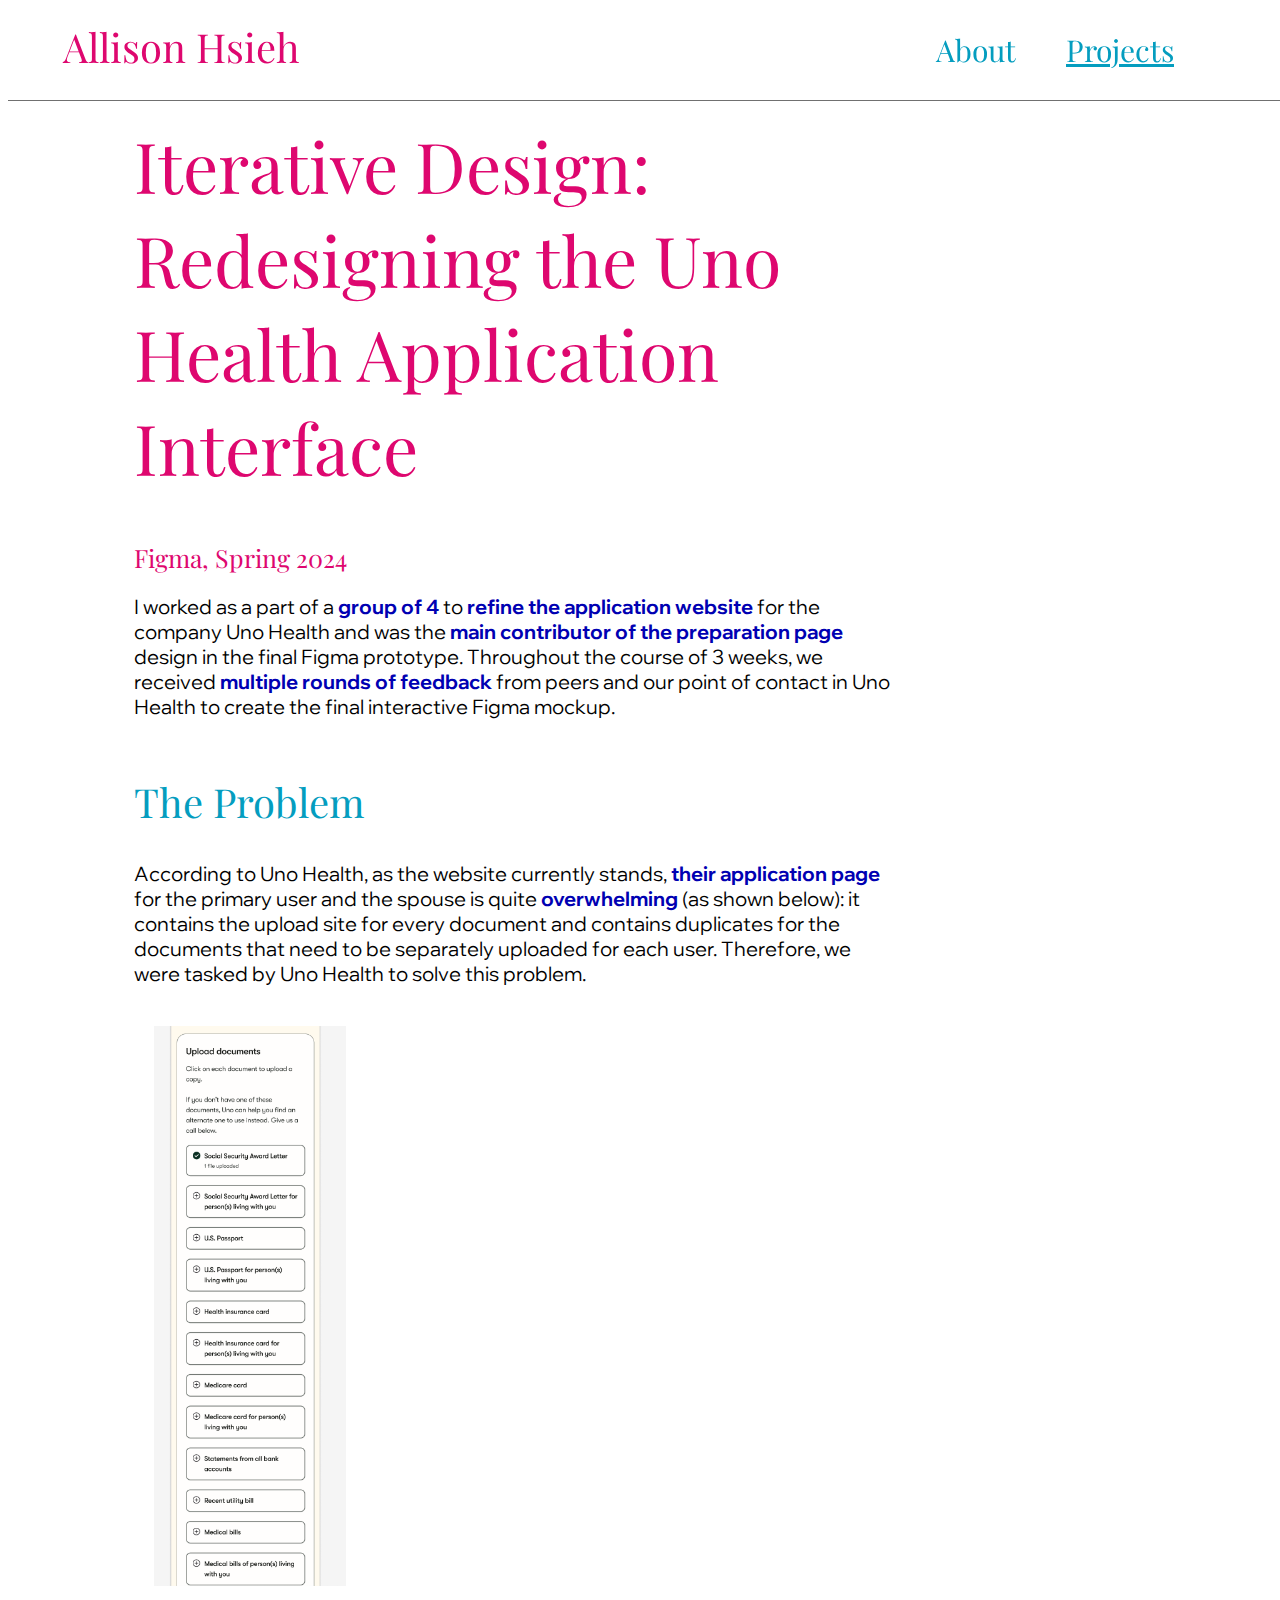
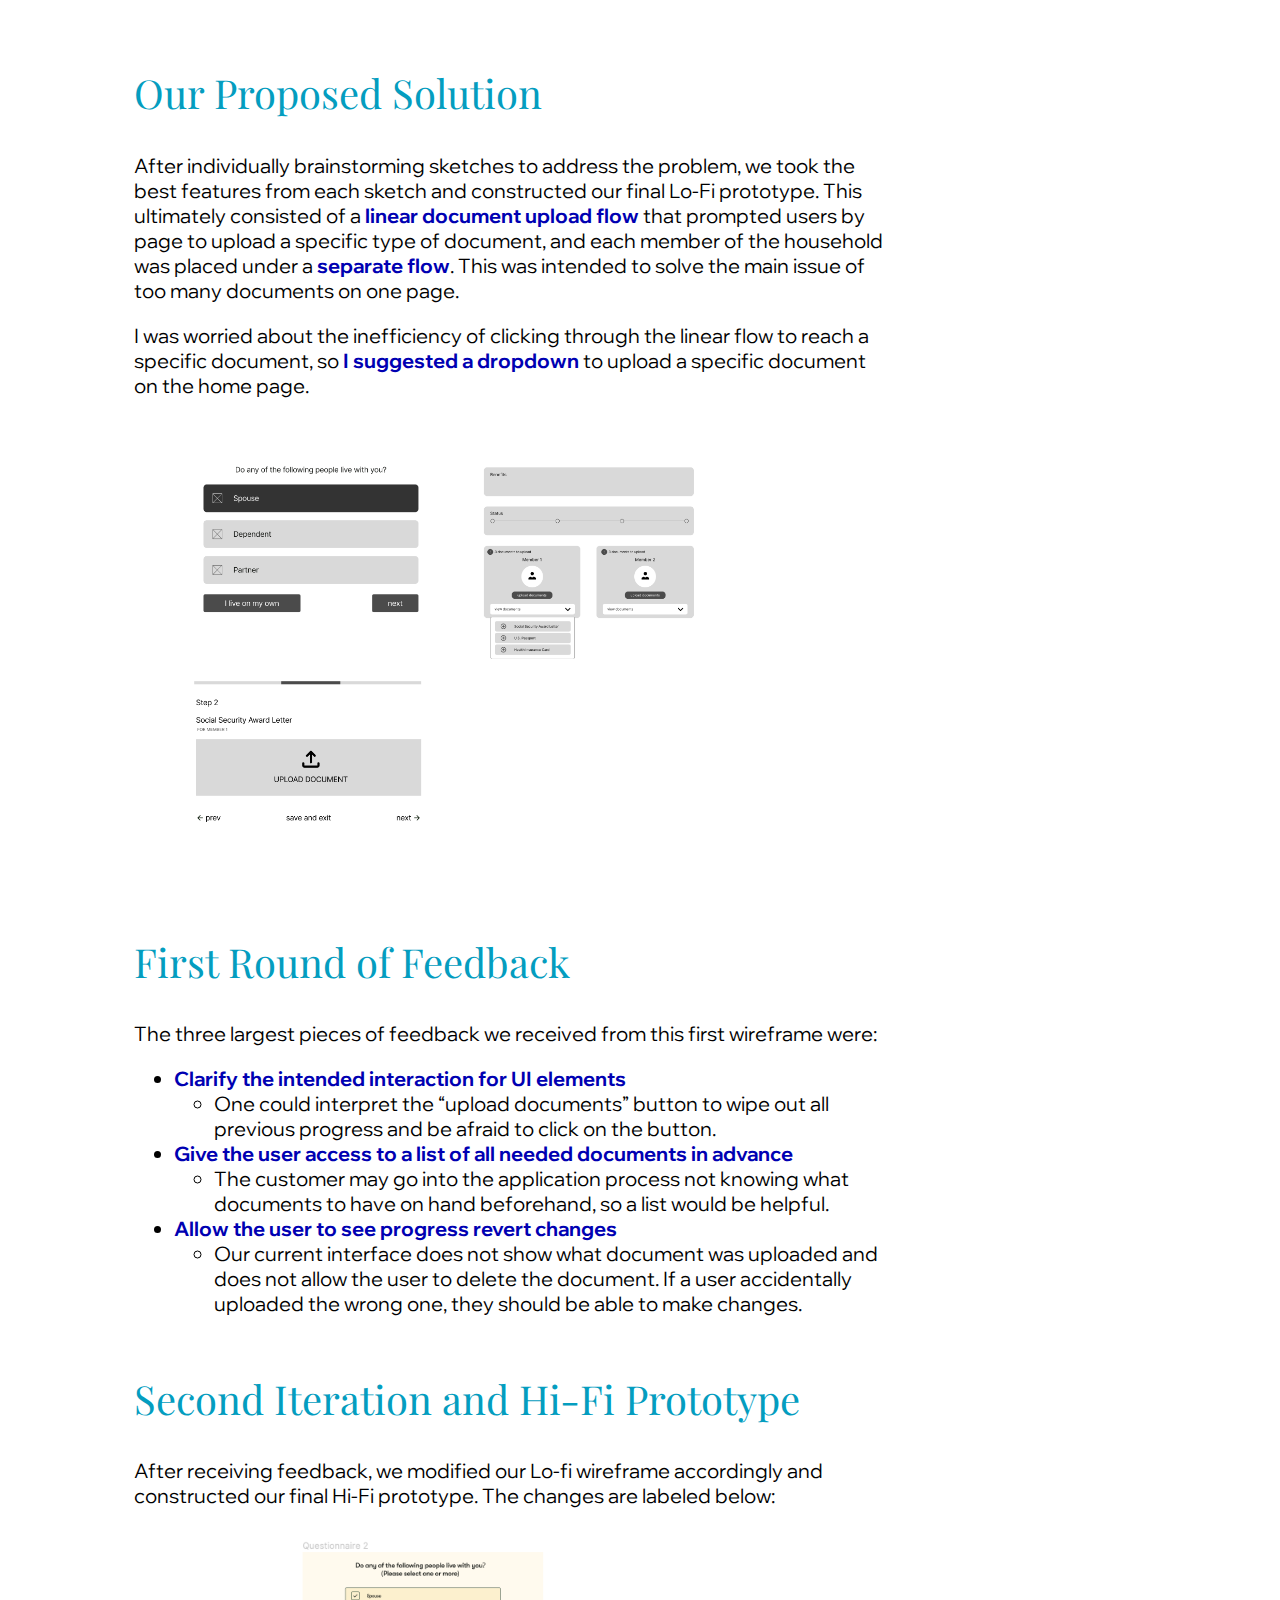
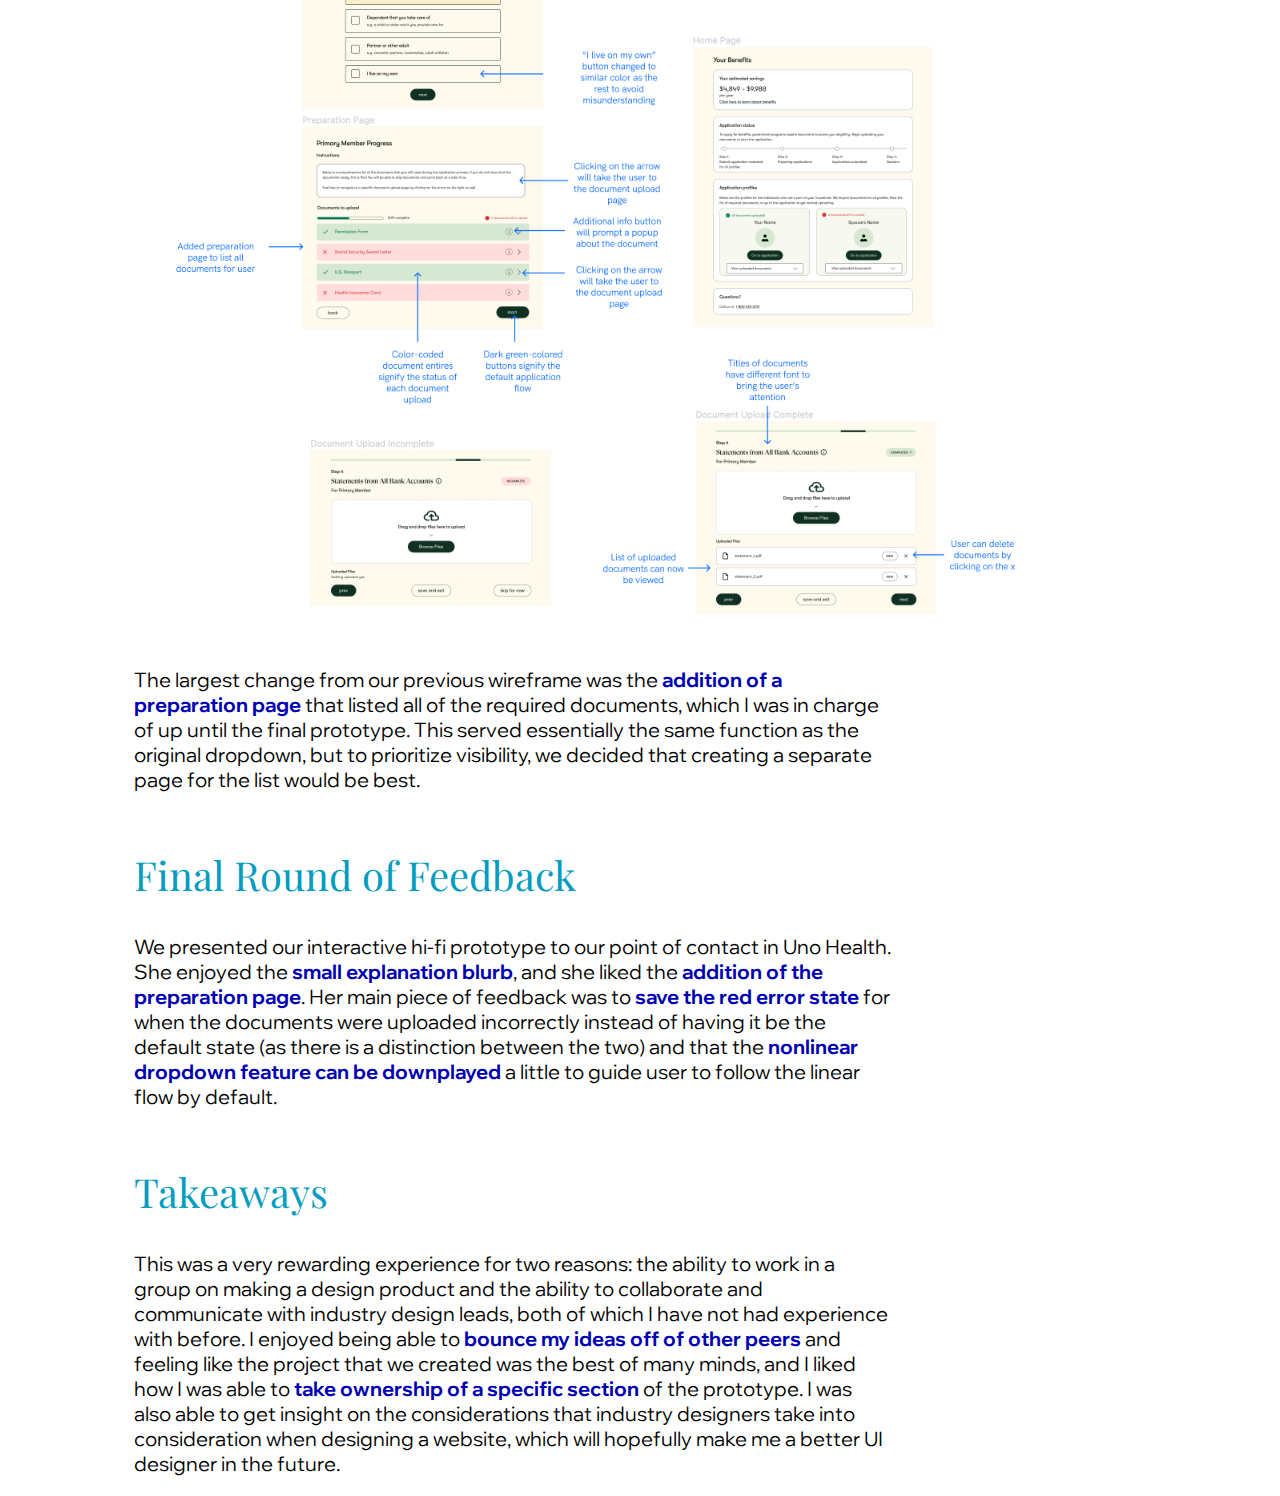
<file: pages/iterative.html>
<!DOCTYPE html>
<html lang="en">
<head>
    <meta charset="UTF-8">
    <meta http-equiv="X-UA-Compatible" content="IE=edge">
    <meta name="viewport" content="width=device-width, initial-scale=1.0">
    <link rel="stylesheet" href="../styles.css"/>
    <link rel="icon" type="image/png" href="../images/SmallIcon.png">
    <title>Allison Hsieh</title>
</head>
<body>
    <header>
        <h4>Allison Hsieh</h4>
        <ul class="navbar">
          <li>
            <a href="../index.html" class="other">About</a>
          </li>
          <li>
            <a href="../pages/projects.html">Projects</a>
          </li>
        </ul>
      </header>
  <div class="container">
    <h1>Iterative Design: Redesigning the Uno Health Application Interface</h1>
    <h4>Figma, Spring 2024</h4>
    <p>
        I worked as a part of a <b>group of 4</b> to <b>refine the application website</b> for the company Uno Health and was the <b>main contributor of the preparation page</b> design in the final Figma prototype. Throughout the course of 3 weeks, we received <b>multiple rounds of feedback</b> from peers and our point of contact in Uno Health to create the final interactive Figma mockup.
    </p>
    <div>
        <h2>The Problem</h2>
        <p>
            According to Uno Health, as the website currently stands, <b>their application page</b> for the primary user and the spouse is quite <b>overwhelming</b> (as shown below): it contains the upload site for every document and contains duplicates for the documents that need to be separately uploaded for each user. Therefore, we were tasked by Uno Health to solve this problem.
        </p>
    </div>
    <img src="../images/OriginalWebsite.png" class="small-mobile">
    <h2>Our Proposed Solution</h2>
    <p>
        After individually brainstorming sketches to address the problem, we took the best features from each sketch and constructed our final Lo-Fi prototype. This ultimately consisted of a <b>linear document upload flow</b> that prompted users by page to upload a specific type of document, and each member of the household was placed under a <b>separate flow</b>. This was intended to solve the main issue of too many documents on one page.
    </p>
    <p>
        I was worried about the inefficiency of clicking through the linear flow to reach a specific document, so <b>I suggested a dropdown</b> to upload a specific document on the home page.
    </p>
    <img src="../images/IterativeLoFi.png">
    <h2>First Round of Feedback</h2>
    <p>The three largest pieces of feedback we received from this first wireframe were:</p>
    <ul>
        <li><b>Clarify the intended interaction for UI elements</b>
            <ul>
                <li>
                    One could interpret the “upload documents” button to wipe out all previous progress and be afraid to click on the button.
                </li>
            </ul>
        </li>
        <li><b>Give the user access to a list of all needed documents in advance</b>
            <ul>
                <li>
                    The customer may go into the application process not knowing what documents to have on hand beforehand, so a list would be helpful.
                </li>
            </ul>
        </li>
        <li><b>Allow the user to see progress revert changes</b>
            <ul>
                <li>
                    Our current interface does not show what document was uploaded and does not allow the user to delete the document. If a user accidentally uploaded the wrong one, they should be able to make changes.
                </li>
            </ul>
        </li>
    </ul>
    <h2>
        Second Iteration and Hi-Fi Prototype
    </h2>
    <p>After receiving feedback, we modified our Lo-fi wireframe accordingly and constructed our final Hi-Fi prototype. The changes are labeled below:</p>
    <img src="../images/Iterative.png" class="iterative">
    <p>The largest change from our previous wireframe was the <b>addition of a preparation page</b> that listed all of the required documents, which I was in charge of up until the final prototype. This served essentially the same function as the original dropdown, but to prioritize visibility, we decided that creating a separate page for the list would be best.</p>
    <h2>Final Round of Feedback</h2>
    <p>
        We presented our interactive hi-fi prototype to our point of contact in Uno Health. She enjoyed the <b>small explanation blurb</b>, and she liked the <b>addition of the preparation page</b>. Her main piece of feedback was to <b>save the red error state</b> for when the documents were uploaded incorrectly instead of having it be the default state (as there is a distinction between the two) and that the <b>nonlinear dropdown feature can be downplayed</b> a little to guide user to follow the linear flow by default.
    </p>
    <h2>Takeaways</h2>
    <p>
        This was a very rewarding experience for two reasons: the ability to work in a group on making a design product and the ability to collaborate and communicate with industry design leads, both of which I have not had experience with before. I enjoyed being able to <b>bounce my ideas off of other peers</b> and feeling like the project that we created was the best of many minds, and I liked how I was able to <b>take ownership of a specific section</b> of the prototype. I was also able to get insight on the considerations that industry designers take into consideration when designing a website, which will hopefully make me a better UI designer in the future.
    </p>
  </div>
</body>
</html>
</file>
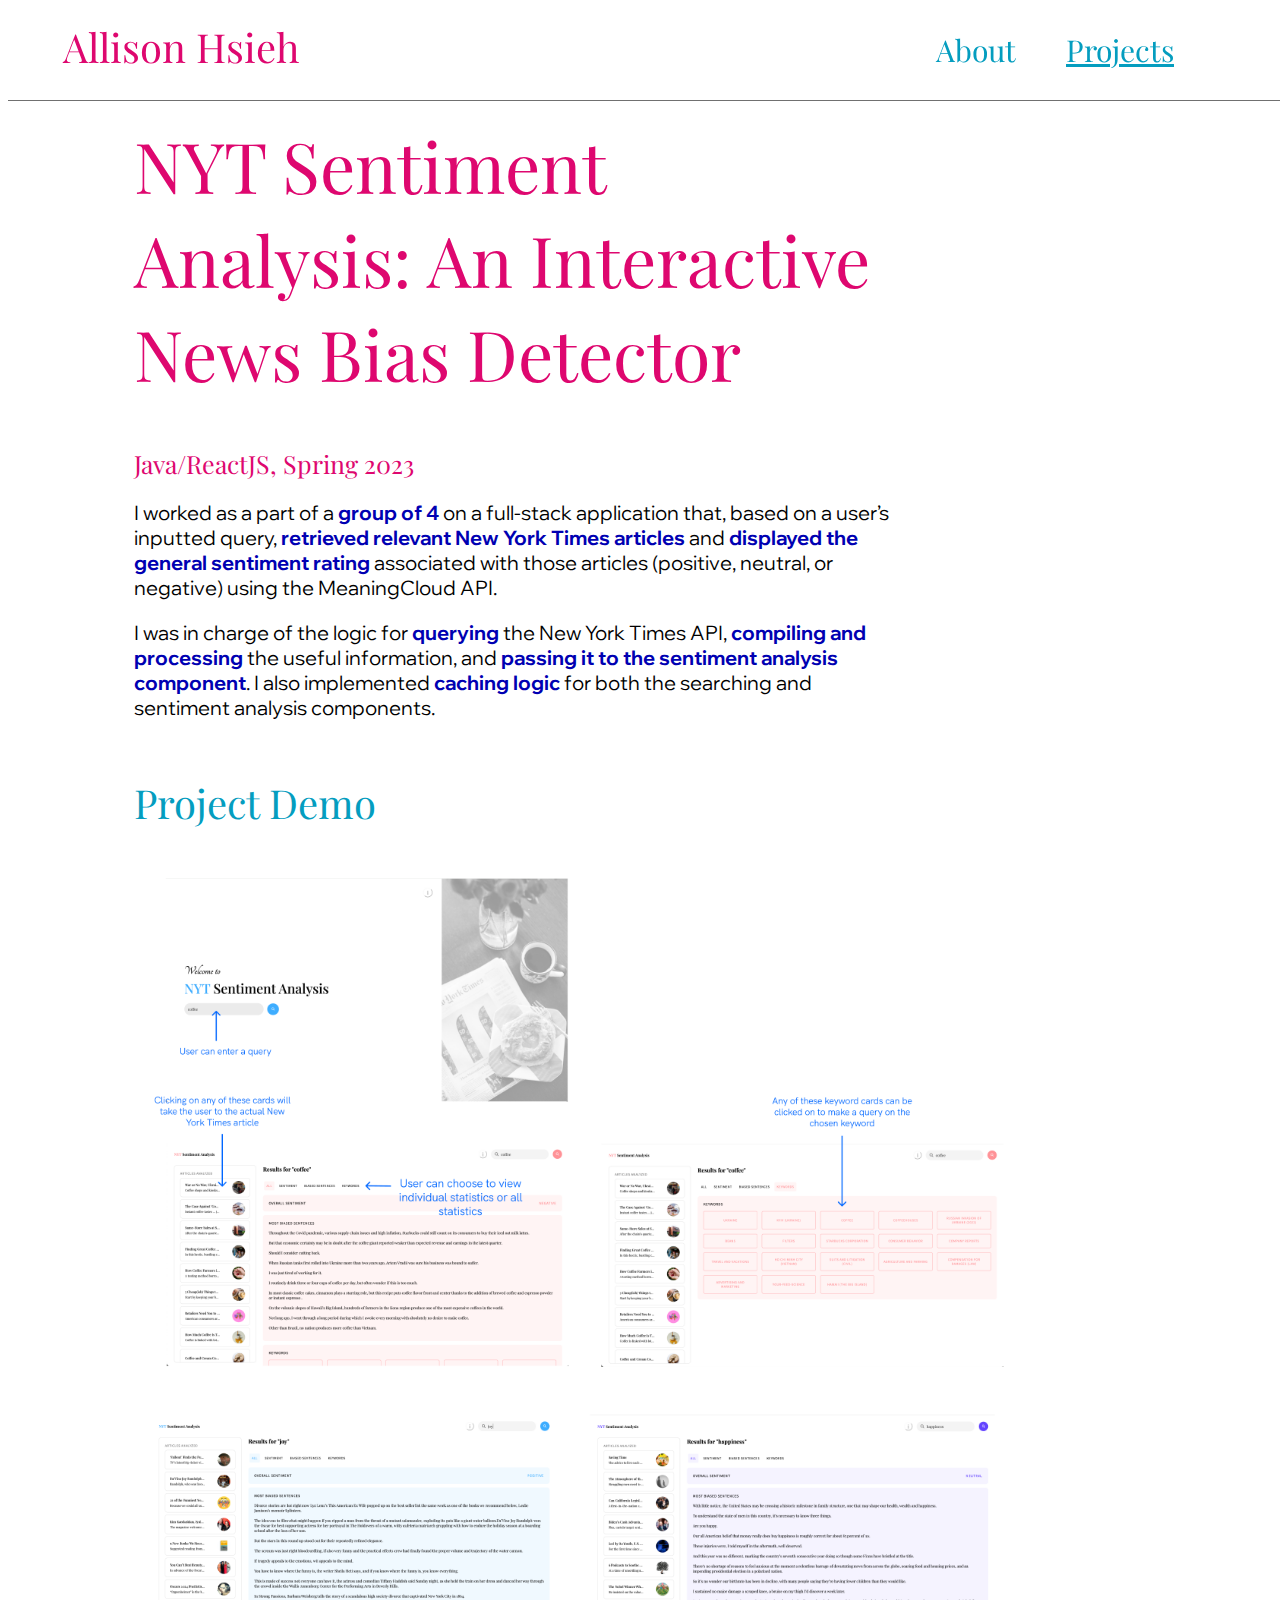
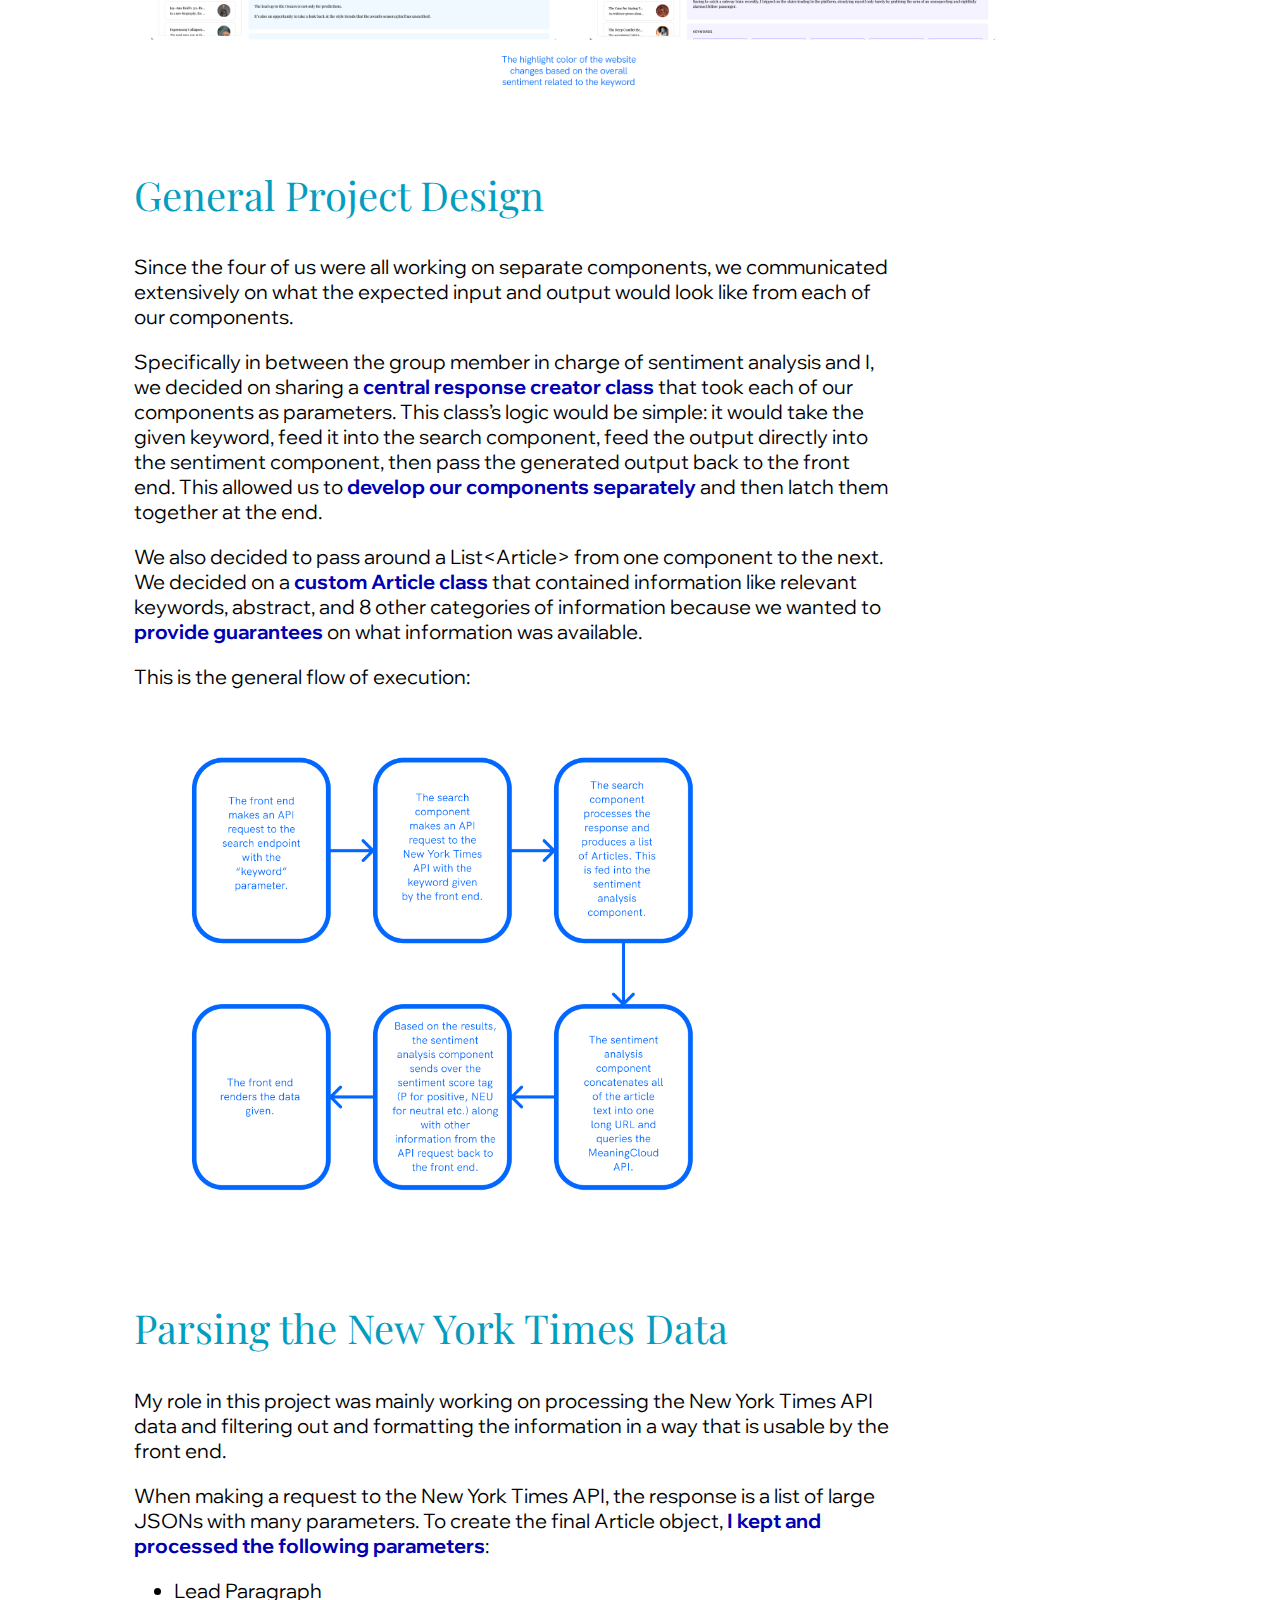
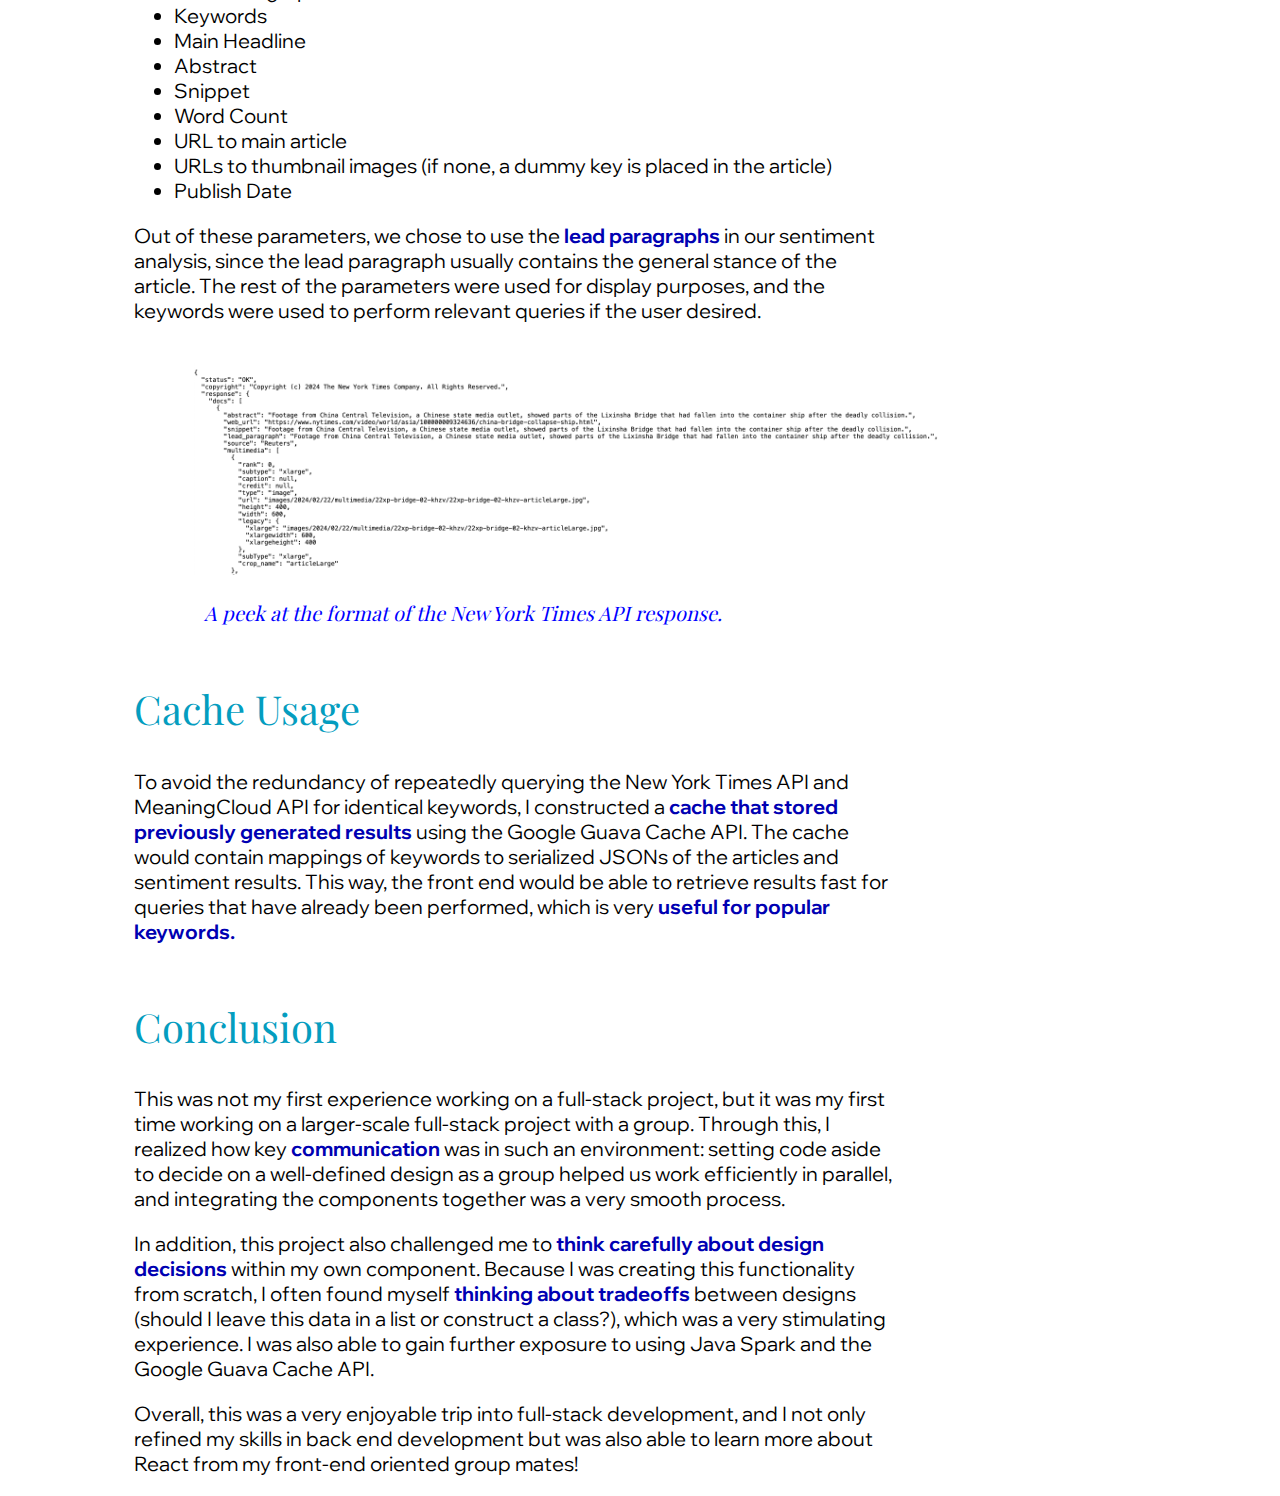
<file: pages/nyt.html>
<!DOCTYPE html>
<html lang="en">
<head>
    <meta charset="UTF-8">
    <meta http-equiv="X-UA-Compatible" content="IE=edge">
    <meta name="viewport" content="width=device-width, initial-scale=1.0">
    <link rel="stylesheet" href="../styles.css"/>
    <link rel="icon" type="image/png" href="../images/SmallIcon.png">
    <title>Allison Hsieh</title>
</head>
<body>
  <header>
    <h4>Allison Hsieh</h4>
    <ul class="navbar">
      <li>
        <a href="../index.html" class="other">About</a>
      </li>
      <li>
        <a href="../pages/projects.html">Projects</a>
      </li>
    </ul>
  </header>
  <div class="container">
    <h1>NYT Sentiment Analysis: An Interactive News Bias Detector</h1>
    <h4>Java/ReactJS, Spring 2023</h4>
    <p>I worked as a part of a <b>group of 4</b> on a full-stack application that, based on a user’s inputted query, <b>retrieved relevant New York Times articles</b> and <b>displayed the general sentiment rating</b> associated with those articles (positive, neutral, or negative) using the MeaningCloud API. </p>
    <p>
        I was in charge of the logic for <b>querying</b> the New York Times API, <b>compiling and processing</b> the useful information, and <b>passing it to the sentiment analysis component</b>. I also implemented <b>caching logic</b> for both the searching and sentiment analysis components.
    </p>
    <h2>Project Demo</h2>
    <img src="../images/NYT1.png" class="iterative">
    <img src="../images/NYT2.png" class="iterative">
    <h2>General Project Design</h2>
    <p>Since the four of us were all working on separate components, we communicated extensively on what the expected input and output would look like from each of our components. </p>
    <p>Specifically in between the group member in charge of sentiment analysis and I, we decided on sharing a <b>central response creator class</b> that took each of our components as parameters. This class’s logic would be simple: it would take the given keyword, feed it into the search component, feed the output directly into the sentiment component, then pass the generated output back to the front end. This allowed us to <b>develop our components separately</b> and then latch them together at the end.
    </p>
    <p>
        We also decided to pass around a List&lt;Article&gt; from one component to the next. We decided on a <b>custom Article class</b> that contained information like relevant keywords, abstract, and 8 other categories of information because we wanted to <b>provide guarantees</b> on what information was available.
    </p>
    <p>This is the general flow of execution:</p>
    <img src="../images/NYT3.png">
    <h2>Parsing the New York Times Data</h2>
    <p>My role in this project was mainly working on processing the New York Times API data and filtering out and formatting the information in a way that is usable by the front end.</p>
    <p>
        When making a request to the New York Times API, the response is a list of large JSONs with many parameters. To create the final Article object, <b>I kept and processed the following parameters</b>:
    </p>
    <ul>
        <li>Lead Paragraph</li>
        <li>Keywords</li>
        <li>Main Headline</li>
        <li>Abstract</li>
        <li>Snippet</li>
        <li>Word Count</li>
        <li>URL to main article</li>
        <li>URLs to thumbnail images (if none, a dummy key is placed in the article)</li>
        <li>Publish Date</li>
    </ul>
    <p>Out of these parameters, we chose to use the <b>lead paragraphs</b> in our sentiment analysis, since the lead paragraph usually contains the general stance of the article. The rest of the parameters were used for display purposes, and the keywords were used to perform relevant queries if the user desired.</p>
    <figure>
      <img src="../images/NYTAPI.png" class="nyt">
      <figcaption>A peek at the format of the New York Times API response.</figcaption>
    </figure>
    <h2>Cache Usage</h2>
    <p>To avoid the redundancy of repeatedly querying the New York Times API and MeaningCloud API for identical keywords, I constructed a <b>cache that stored previously generated results</b> using the Google Guava Cache API. The cache would contain mappings of keywords to serialized JSONs of the articles and sentiment results. This way, the front end would be able to retrieve results fast for queries that have already been performed, which is very <b>useful for popular keywords.</b></p>
    <h2>Conclusion</h2>
    <p>This was not my first experience working on a full-stack project, but it was my first time working on a larger-scale full-stack project with a group. Through this, I realized how key <b>communication</b> was in such an environment: setting code aside to decide on a well-defined design as a group helped us work efficiently in parallel, and integrating the components together was a very smooth process.
    </p>
    <p>
        In addition, this project also challenged me to <b>think carefully about design decisions</b> within my own component. Because I was creating this functionality from scratch, I often found myself <b>thinking about tradeoffs</b> between designs (should I leave this data in a list or construct a class?), which was a very stimulating experience. I was also able to gain further exposure to using Java Spark and the Google Guava Cache API.
    </p>
    <p>
        Overall, this was a very enjoyable trip into full-stack development, and I not only refined my skills in back end development but was also able to learn more about React from my front-end oriented group mates!
    </p>
  </div>
</body>
</html>
</file>
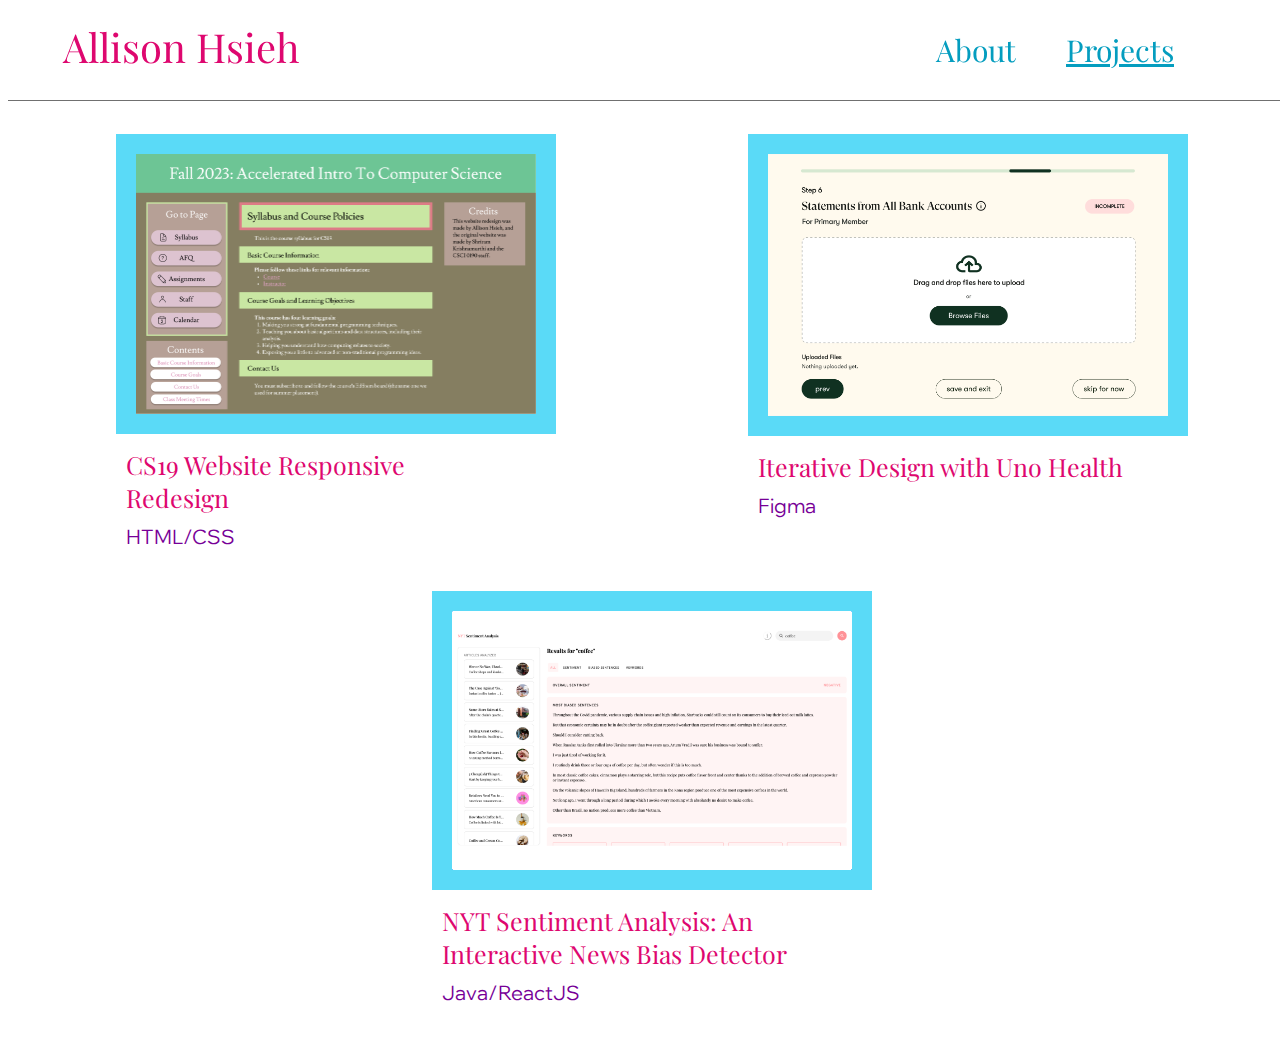
<file: pages/projects.html>
<!DOCTYPE html>
<html lang="en">
<head>
    <meta charset="UTF-8">
    <meta http-equiv="X-UA-Compatible" content="IE=edge">
    <meta name="viewport" content="width=device-width, initial-scale=1.0">
    <link rel="stylesheet" href="../styles.css"/>
    <link rel="icon" type="image/png" href="../images/SmallIcon.png">
    <title>Allison Hsieh</title>
</head>
<body>
  <header>
    <h4>Allison Hsieh</h4>
    <ul class="navbar">
      <li>
        <a href="../index.html" class="other">About</a>
      </li>
      <li>
        <a href="../pages/projects.html">Projects</a>
      </li>
    </ul>
  </header>
  <div class="project-display">
    <!-- <div class="project-card"> -->
      <a href="responsive.html" class="project-card">
        <img src="../images/DesktopHi.png">
        <p class="project-title">
          CS19 Website Responsive Redesign
        </p>
        <p class="tools">
          HTML/CSS
        </p>
      </a>
    <!-- </div> -->
    <a href="iterative.html" class="project-card">
      <img src="../images/IterativeCover.png">
      <p class="project-title">
        Iterative Design with Uno Health
      </p>
      <p class="tools">
        Figma
      </p>
    </a>
    <a href="nyt.html" class="project-card">
      <img src="../images/NYT.png">
      <p class="project-title">
        NYT Sentiment Analysis: An Interactive News Bias Detector
      </p>
      <p class="tools">
        Java/ReactJS
      </p>
    </a>
  </div>
</body>
</html>
</file>
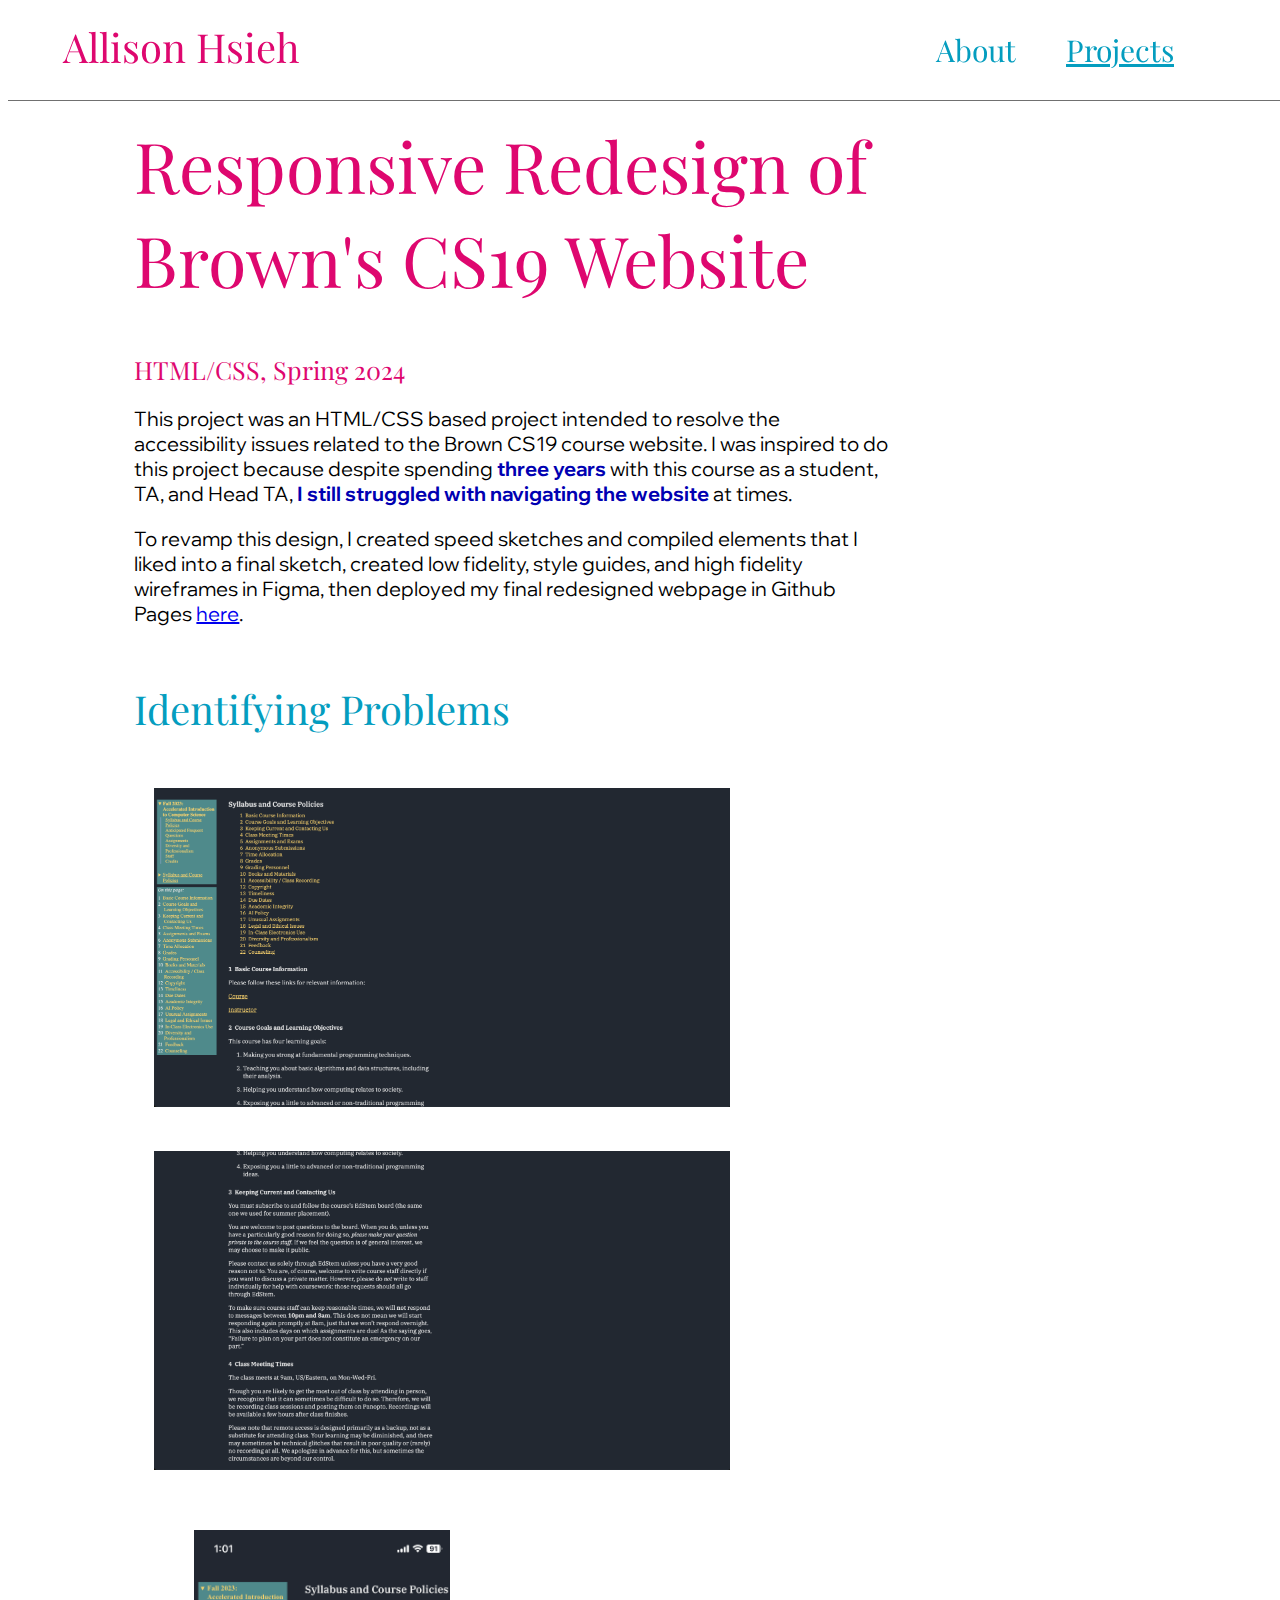
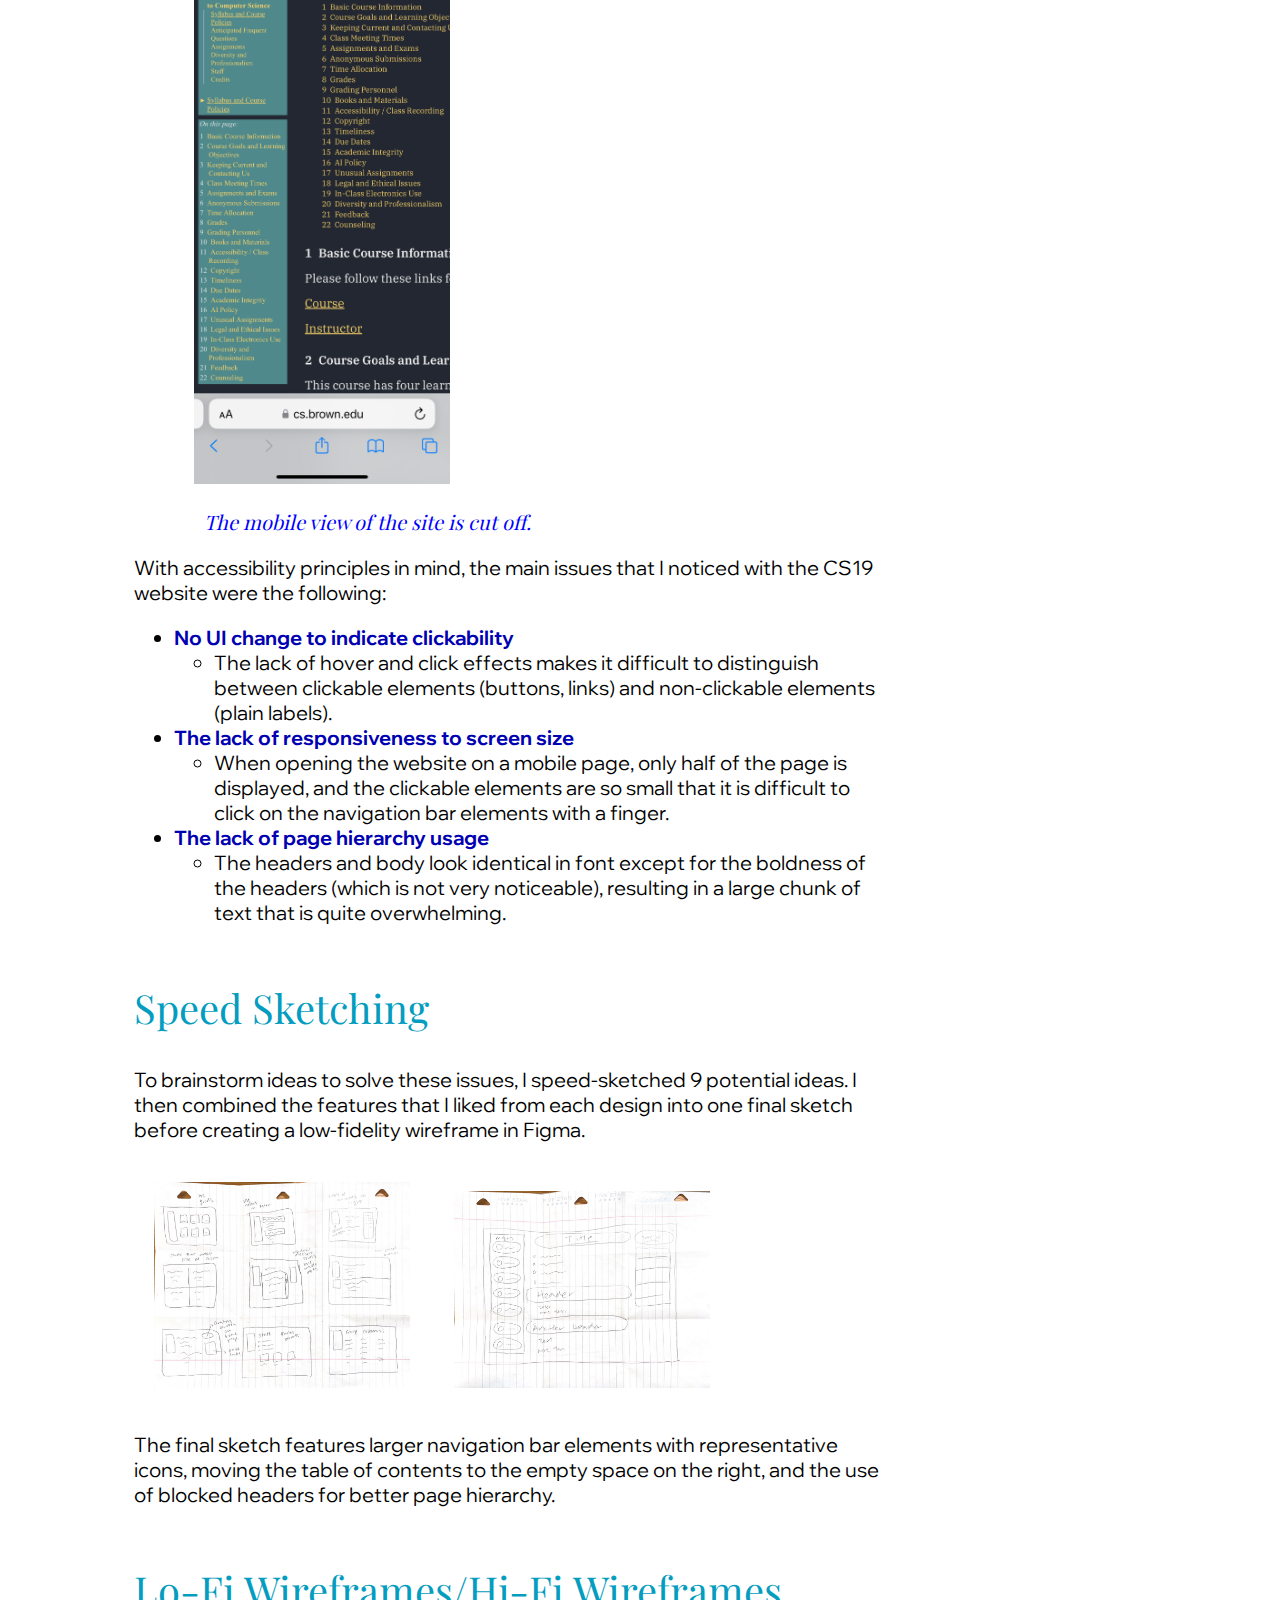
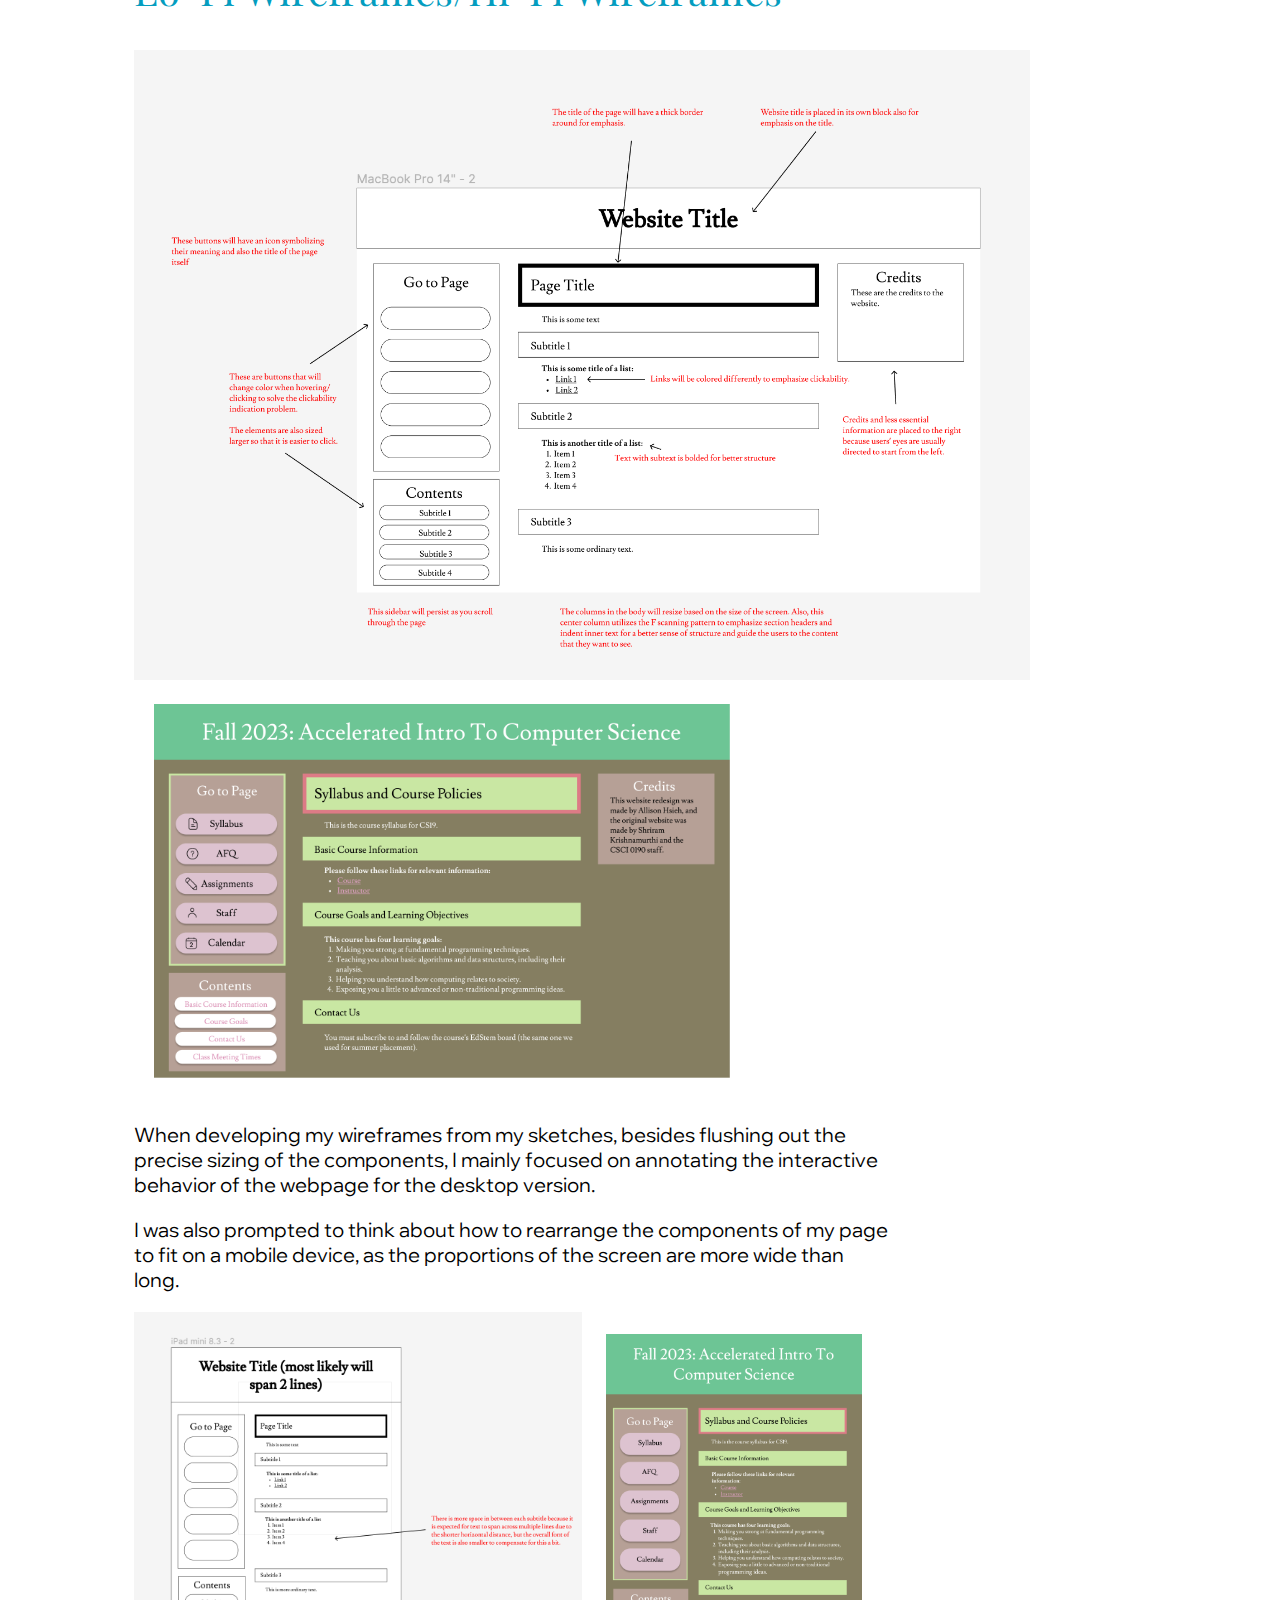
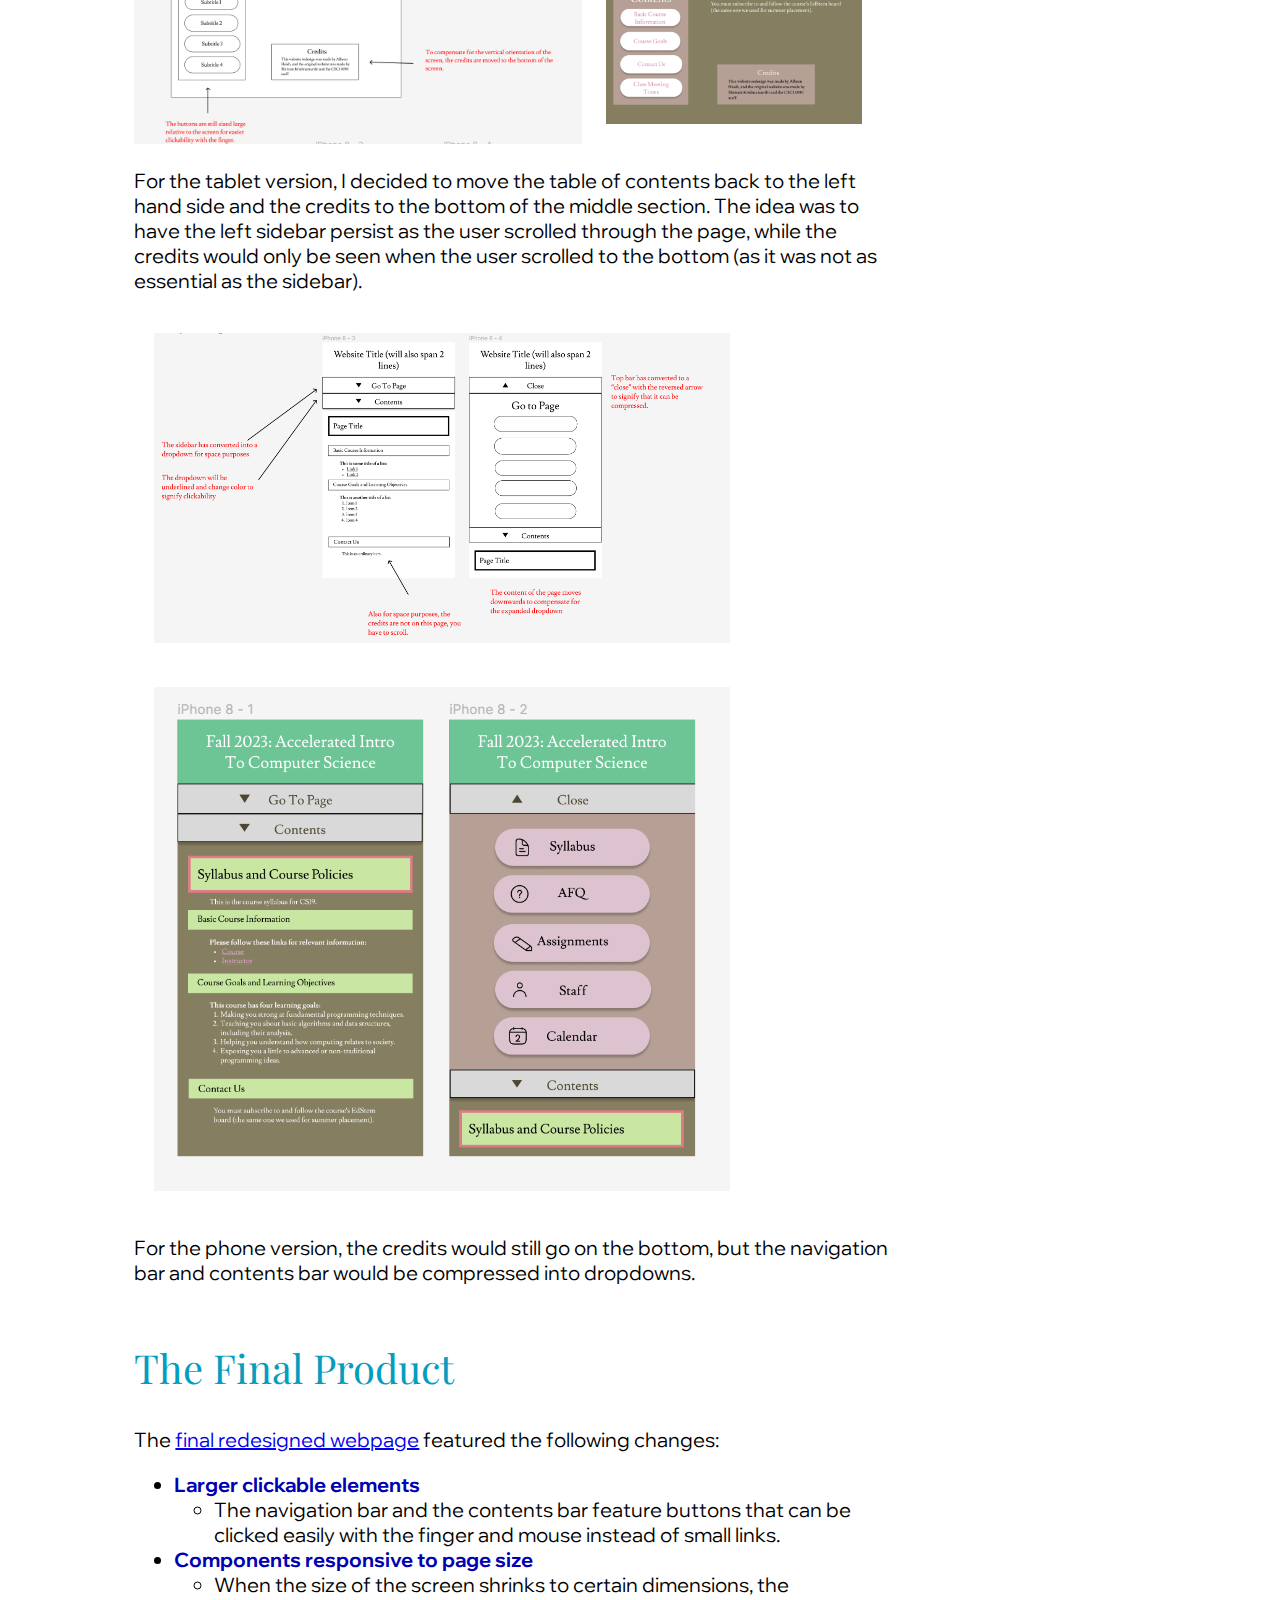
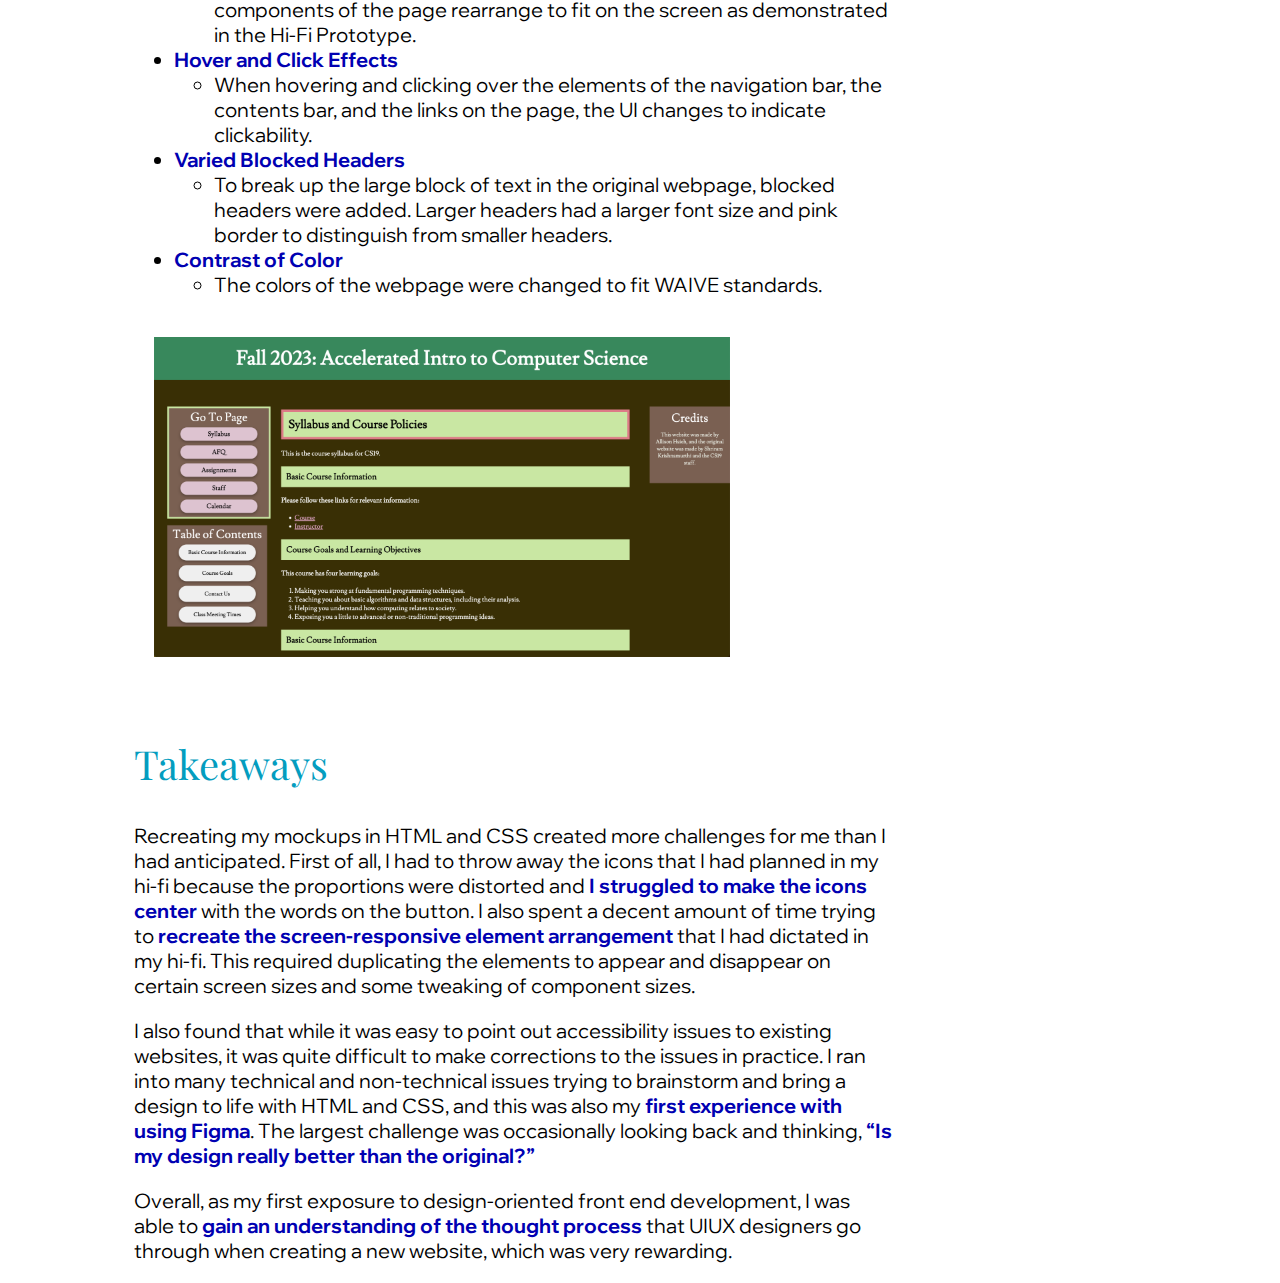
<file: pages/responsive.html>
<!DOCTYPE html>
<html lang="en">
<head>
    <meta charset="UTF-8">
    <meta http-equiv="X-UA-Compatible" content="IE=edge">
    <meta name="viewport" content="width=device-width, initial-scale=1.0">
    <link rel="stylesheet" href="../styles.css"/>
    <link rel="icon" type="image/png" href="../images/SmallIcon.png">
    <title>Allison Hsieh</title>
</head>
<body>
    <header>
        <h4>Allison Hsieh</h4>
        <ul class="navbar">
          <li>
            <a href="../index.html" class="other">About</a>
          </li>
          <li>
            <a href="../pages/projects.html">Projects</a>
          </li>
        </ul>
      </header>
  <div class="container">
    <div class="title">
        <h1>Responsive Redesign of Brown's CS19 Website</h1>
        <h4>HTML/CSS, Spring 2024</h4>
    </div>
    <div class="body">
        <p>
            This project was an HTML/CSS based project intended to resolve the accessibility issues related to the Brown CS19 course website. I was inspired to do this project because despite spending <b>three years</b> with this course as a student, TA, and Head TA, <b>I still struggled with navigating the website</b> at times. 
        </p>
        <p>To revamp this design, I created speed sketches and compiled elements that I liked into a final sketch, created low fidelity, style guides, and high fidelity wireframes in Figma, then deployed my final redesigned webpage in Github Pages <a href="https://ahsieh10.github.io/responsive-redesign/">here</a>.</p>
        <h2>Identifying Problems</h2>
        <img src="../images/CS191.png">
        <img src="../images/CS192.png">
        <figure>
            <img src="../images/CS19Mobile.PNG" class="mobile">
            <figcaption>The mobile view of the site is cut off.</figcaption>
        </figure>
        <p>With accessibility principles in mind, the main issues that I noticed with the CS19 website were the following:</p>
        <ul>
            <li><b>No UI change to indicate clickability</b>
                <ul>
                    <li>
                        The lack of hover and click effects makes it difficult to distinguish between clickable elements (buttons, links) and non-clickable elements (plain labels).
                    </li>
                </ul>
            </li>
            <li><b>The lack of responsiveness to screen size</b>
                <ul>
                    <li>
                        When opening the website on a mobile page, only half of the page is displayed, and the clickable elements are so small that it is difficult to click on the navigation bar elements with a finger.
                    </li>
                </ul>
            </li>
            <li><b>The lack of page hierarchy usage</b>
                <ul>
                    <li>
                        The headers and body look identical in font except for the boldness of the headers (which is not very noticeable), resulting in a large chunk of text that is quite overwhelming.
                    </li>
                </ul>
            </li>
        </ul>
        <h2>Speed Sketching</h2>
        <p>
            To brainstorm ideas to solve these issues, I speed-sketched 9 potential ideas. I then combined the features that I liked from each design into one final sketch before creating a low-fidelity wireframe in Figma.
        </p>
        <img src="../images/SpeedSketch.png" class="mobile">
        <img src="../images/FinalSketch.png" class="mobile">
        <p>
            The final sketch features larger navigation bar elements with representative icons, moving the table of contents to the empty space on the right, and the use of blocked headers for better page hierarchy.
        </p>
        <h2>
            Lo-Fi Wireframes/Hi-Fi Wireframes
        </h2>
        <img src="../images/Desktop.png" class="iterative">
        <img src="../images/DesktopHi.png">
        <p>
            When developing my wireframes from my sketches, besides flushing out the precise sizing of the components, I mainly focused on annotating the interactive behavior of the webpage for the desktop version.
        </p>
        <p>
            I was also prompted to think about how to rearrange the components of my page to fit on a mobile device, as the proportions of the screen are more wide than long. 
        </p>
        <img src="../images/Tablet.png" class="lofi">
        <img src="../images/TabletHi.png" class="mobile">
        <p>
            For the tablet version, I decided to move the table of contents back to the left hand side and the credits to the bottom of the middle section. The idea was to have the left sidebar persist as the user scrolled through the page, while the credits would only be seen when the user scrolled to the bottom (as it was not as essential as the sidebar).
        </p>
        <img src="../images/Phone.png">
        <img src="../images/PhoneHi.png">
        <p>
            For the phone version, the credits would still go on the bottom, but the navigation bar and contents bar would be compressed into dropdowns.
        </p>
        <h2>
            The Final Product
        </h2>
        <p>
            The <a href="https://ahsieh10.github.io/responsive-redesign/">final redesigned webpage</a> featured the following changes:
            <ul>
                <li><b>Larger clickable elements</b>
                    <ul>
                        <li>
                            The navigation bar and the contents bar feature buttons that can be clicked easily with the finger and mouse instead of small links.
                        </li>
                    </ul>
                </li>
                <li><b>Components responsive to page size</b>
                    <ul>
                        <li>
                            When the size of the screen shrinks to certain dimensions, the components of the page rearrange to fit on the screen as demonstrated in the Hi-Fi Prototype.
                        </li>
                    </ul>
                </li>
                <li><b>Hover and Click Effects</b>
                    <ul>
                        <li>
                            When hovering and clicking over the elements of the navigation bar, the contents bar, and the links on the page, the UI changes to indicate clickability.
                        </li>
                    </ul>
                </li>
                <li><b>Varied Blocked Headers</b>
                    <ul>
                        <li>
                            To break up the large block of text in the original webpage, blocked headers were added. Larger headers had a larger font size and pink border to distinguish from smaller headers.
                        </li>
                    </ul>
                </li>
                <li><b>Contrast of Color</b>
                    <ul>
                        <li>
                            The colors of the webpage were changed to fit WAIVE standards.
                        </li>
                    </ul>
                </li>
            </ul>
        </p>
        <img src="../images/FinalProduct.png">
        <h2>Takeaways</h2>
        <p>
            Recreating my mockups in HTML and CSS created more challenges for me than I had anticipated. First of all, I had to throw away the icons that I had planned in my hi-fi because the proportions were distorted and <b>I struggled to make the icons center</b> with the words on the button. I also spent a decent amount of time trying to <b>recreate the screen-responsive element arrangement</b>  that I had dictated in my hi-fi. This required duplicating the elements to appear and disappear on certain screen sizes and some tweaking of component sizes.
        </p>
        <p>
            I also found that while it was easy to point out accessibility issues to existing websites, it was quite difficult to make corrections to the issues in practice. I ran into many technical and non-technical issues trying to brainstorm and bring a design to life with HTML and CSS, and this was also my <b>first experience with using Figma</b>. The largest challenge was occasionally looking back and thinking, <b>“Is my design really better than the original?”</b>
        </p>
        <p>
            Overall, as my first exposure to design-oriented front end development, I was able to <b>gain an understanding of the thought process</b> that UIUX designers go through when creating a new website, which was very rewarding.
        </p>
    </div>
  </div>
</body>
</html>
</file>
<file: styles.css>
@font-face {
  font-family: 'PlayfairDisplay';
  src: url('fonts/PlayfairDisplay-VariableFont_wght.ttf') format('truetype'), 
}

@font-face {
  font-family: 'Dosis';
  src: url('fonts/Dosis-VariableFont_wght.ttf') format('truetype'),
}

@font-face {
  font-family: 'Wix';
  src: url('fonts/WixMadeforDisplay-VariableFont_wght.ttf') format('truetype'),
}

/* * {
  box-sizing: border-box;
} */

img{
  width: 45vw;
  padding: 20px;
}

b{
  color: rgb(0, 0, 178);
}

.project-card:hover{
  width: 450px;
}

.navbar a{
  font-family: 'PlayfairDisplay', sans-serif;
  color:  rgb(4, 157, 191);
  font-size: 20px;
}

.navbar a:hover{
  color:  rgb(88, 224, 255);
}

img.nyt{
  width: 60vw;
  padding: 20px;
}

img.mobile{
  width: 20vw;
}

img.small-mobile{
  width: 15vw;
}

img.iterative{
  width: 70vw;
  padding: 0px;
}

img.lofi{
  width: 35vw;
  padding: 0px;
}

.container{
  width: 60%;
  padding-left: 10%;
  padding-top: 5%;
}


h1{
  font-family: 'PlayfairDisplay',sans-serif;
  font-weight: normal;
  font-size:70px;
  border: 0px;
  color:rgb(222, 7, 111)
}

.blurb h1 {
  margin: 0px;
}

h4{
  font-family: 'PlayfairDisplay',sans-serif;
  font-weight: normal;
  font-size:25px;
  border: 0px;
  margin: 0px;
  color:rgb(222, 7, 111)
}

h2{
  font-family: 'PlayfairDisplay',sans-serif;
  font-weight: normal;
  font-size:40px;
  padding-top: 3%;
  color:rgb(4, 157, 191)
}

p{
  font-family:'Wix', sans-serif;
  font-size: 20px;
}

li{
  font-family:'Wix', sans-serif;
  font-size: 20px;
}

ul{
  z-index: 3;
}

figcaption{
  font-family:'PlayfairDisplay', sans-serif;
  font-style:italic;
  font-size: 20px;
  margin-left: 30px;
  color:blue;
}

header{
  display:flex;
  flex-direction:row;
}

.intro{
  text-align:center;
  display:flex;
  flex-direction:row;
  width: 60%;
  margin: 0 auto;
  padding-top: 8%;
}

.profile{
  width: 40%;
  height: 100%;
  padding-right: 20px;
  margin-top: 5%;
}

header h4{
  font-size: 40px;
  margin: 25px;
}

.blurb{
  padding-left: 10%;
  size: 40%;
  padding-top: 10%;
}

.navbar{
  list-style: none;
  font-size: 1.3rem;
  display: flex;
  flex-direction: row;
  padding-right: 5%;
  padding-top: 30px;
  padding-bottom: 30px;
  margin-top: 0px;
  margin-bottom: 0px;
}

.navbar li{
  height: 50%;
}

.other{
  text-decoration: none;
}

.other:hover{
  text-decoration:underline;
}

header h4{
  padding: 20px 30px;
  margin-top: 0px;
  margin-bottom: 0px;
  height: 5%;
}

header{
  border-bottom: 0.5px solid #707070;
  position: fixed;
  top:0;
  width: 100%;
  background-color: rgba(255, 255, 255, 0.9);
  display:flex;
  justify-content: space-between;
  padding-right: 80px;
}

.project-display{
  padding-top: 10%;
  display: flex;
  flex-wrap: wrap;
  justify-content: space-around;
}

.navbar a{
  font-size: 30px;
  padding-right: 50px;
}

.project-card img{
  width: 100%;
  border: 20px solid rgb(90, 218, 247);
  margin: 0px;
  padding: 0px;
}

a p{
  margin: 10px;
}

.tools{
  color: rgb(119, 0, 151);
}

.project-card{
  /* margin: 20px; */
  /* border: 1px solid #000; */
  margin: 0 2rem 2rem 1rem;
  width: 400px;
  text-decoration: none;
  transition: width 0.3s ease-in-out;
}

.project-title{
  font-family: 'PlayfairDisplay', sans-serif;
  color: rgb(222, 7, 111);
  font-size: 25px;
}
</file>
